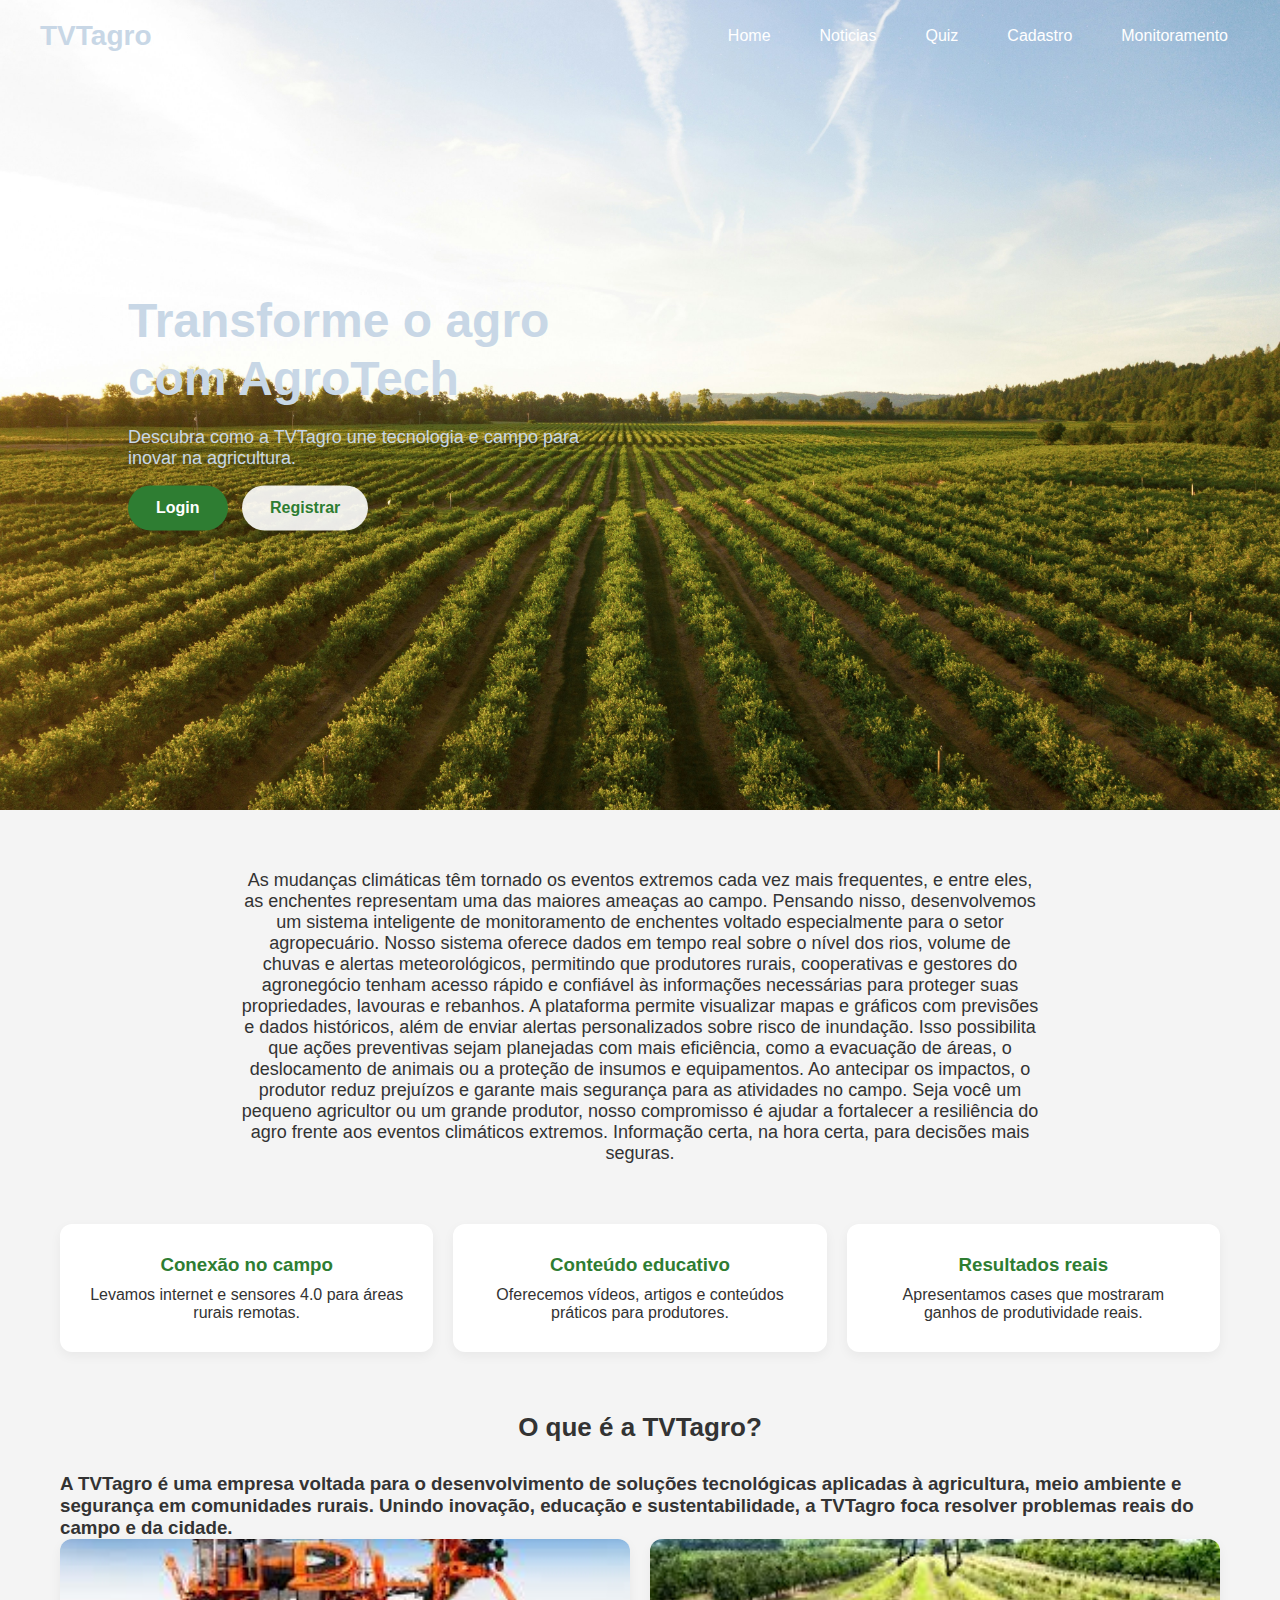
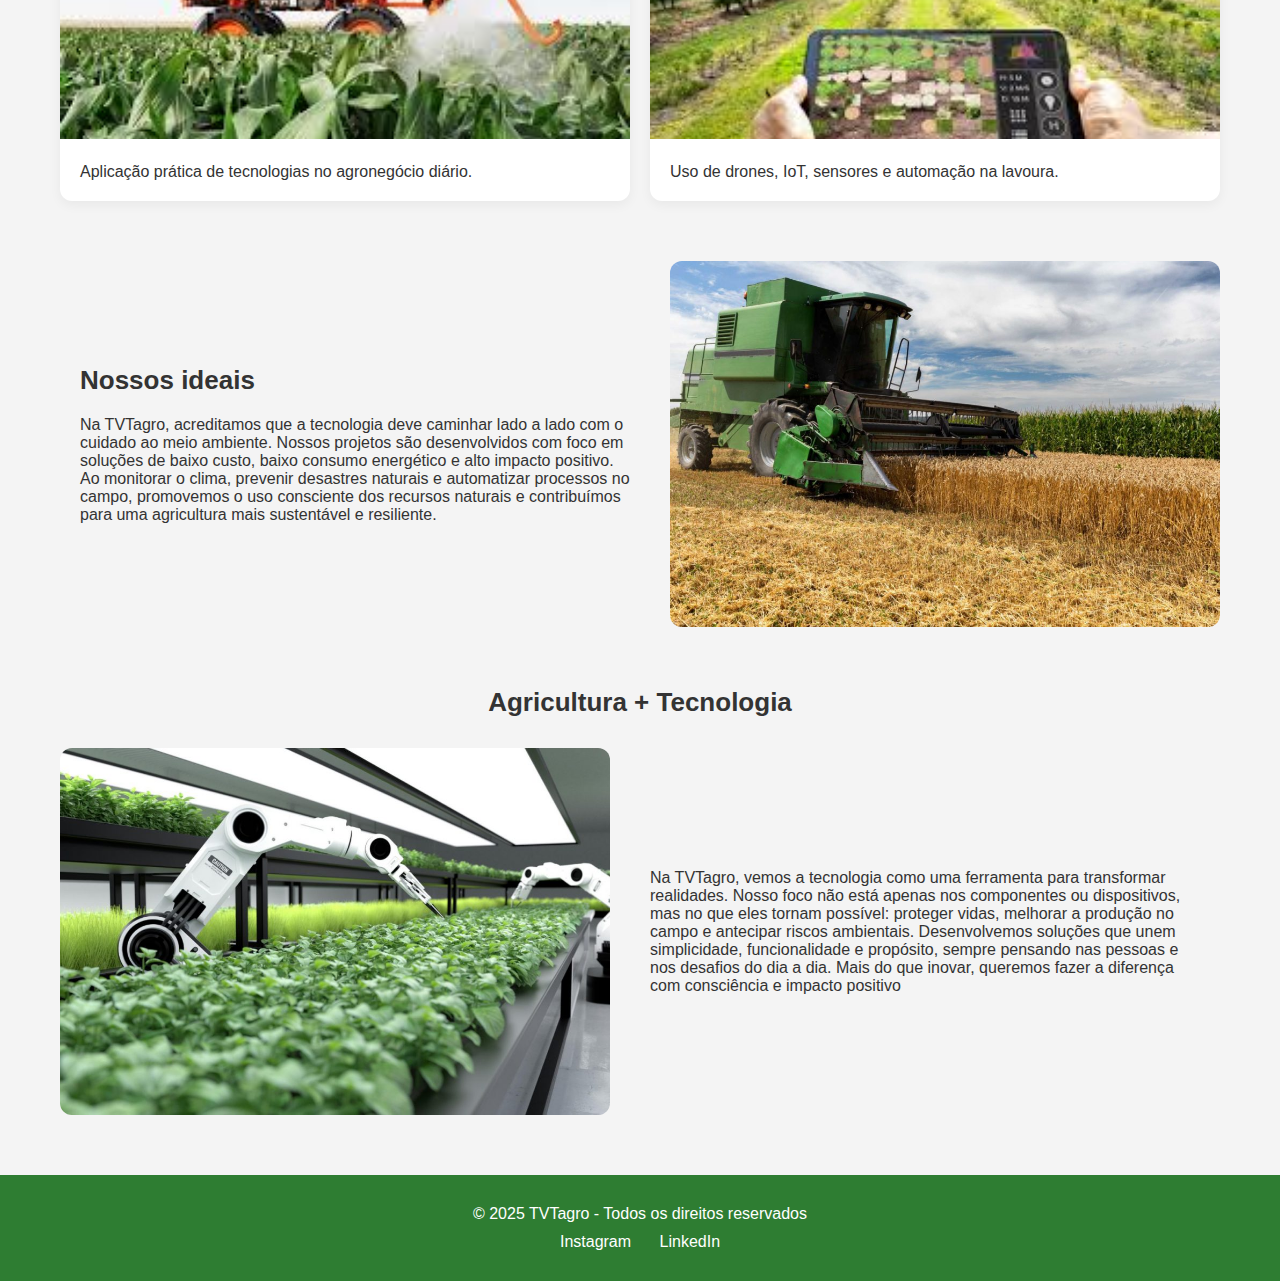
<file: index.html>
<!DOCTYPE html>
<html lang="pt-br">
<head>
  <meta charset="UTF-8" />
  <meta name="viewport" content="width=device-width, initial-scale=1.0"/>
  <title>TVTagro - Início</title>
  <link rel="stylesheet" href="./src/css/estilo.css" />
</head>
<body>

  <!-- HEADER / BANNER -->
  <header class="hero">
    <nav class="navbar">
      <div class="logo">TVTagro</div>
      <ul class="nav-links">
        <li><a href="./index.html">Home</a></li>
        <li><a href="./src/pages/infos.html">Noticias</a></li>
        <li><a href="./src/pages/Quiz.html">Quiz</a></li>
        <li><a href="./src/pages/cadastro.html">Cadastro</a></li>
          <li><a href="./src/pages/monitoramento.html">Monitoramento</a></li>
      </ul>
    </nav>
    <div class="hamburguer" id="hamburguer">
        <span class="barra"></span>
        <span class="barra"></span>
        <span class="barra"></span>
    </div>
    <div class="hero-content">
      <h1>Transforme o agro com AgroTech</h1>
      <p>Descubra como a TVTagro une tecnologia e campo para inovar na agricultura.</p>
      <div class="btn-group">
        <a href="login.html" class="btn">Login</a>
        <a href="register.html" class="btn secondary">Registrar</a>
      </div>
    </div>
  </header>

  <!-- INTRO -->
  <section class="intro">
    <p>    As mudanças climáticas têm tornado os eventos extremos cada vez mais frequentes, e entre eles, as enchentes representam uma das maiores ameaças ao campo. Pensando nisso, desenvolvemos um sistema inteligente de monitoramento de enchentes voltado especialmente para o setor agropecuário.
    Nosso sistema oferece dados em tempo real sobre o nível dos rios, volume de chuvas e alertas meteorológicos, permitindo que produtores rurais, cooperativas e gestores do agronegócio tenham acesso rápido e confiável às informações necessárias para proteger suas propriedades, lavouras e rebanhos.
    A plataforma permite visualizar mapas e gráficos com previsões e dados históricos, além de enviar alertas personalizados sobre risco de inundação. Isso possibilita que ações preventivas sejam planejadas com mais eficiência, como a evacuação de áreas, o deslocamento de animais ou a proteção de insumos e equipamentos. Ao antecipar os impactos, o produtor reduz prejuízos e garante mais segurança para as atividades no campo.
    Seja você um pequeno agricultor ou um grande produtor, nosso compromisso é ajudar a fortalecer a resiliência do agro frente aos eventos climáticos extremos. Informação certa, na hora certa, para decisões mais seguras.</p>
  </section>

  <!-- CARDS: O que fazemos -->
  <section class="cards">
    <div class="card">
      <h3>Conexão no campo</h3>
      <p>Levamos internet e sensores 4.0 para áreas rurais remotas.</p>
    </div>
    <div class="card">
      <h3>Conteúdo educativo</h3>
      <p>Oferecemos vídeos, artigos e conteúdos práticos para produtores.</p>
    </div>
    <div class="card">
      <h3>Resultados reais</h3>
      <p>Apresentamos cases que mostraram ganhos de produtividade reais.</p>
    </div>
  </section>

  <!-- SOBRE / O que é a TVTagro -->
  <section class="sobre">
    <h2>O que é a TVTagro?</h2>
    <h3>A TVTagro é uma empresa voltada para o desenvolvimento de soluções tecnológicas aplicadas à agricultura, meio ambiente e segurança em comunidades rurais. Unindo inovação, educação e sustentabilidade, a TVTagro foca  resolver problemas reais do campo e da cidade.</h3>
    
    <div class="sobre-grid">
      <div class="sobre-item">
        <!--Colocar imagem-->
        <img src="./src/assets/maquinas.jpg" alt="Aplicação no campo">
        <p>Aplicação prática de tecnologias no agronegócio diário.</p>
      </div>
      <div class="sobre-item">
        <!--Colocar imagem-->
        <img src="./src/assets/drones.jpg" alt="Tecnologia">
        <p>Uso de drones, IoT, sensores e automação na lavoura.</p>
      </div>
    </div>
  </section>

  <!-- DESTAQUE / Missão Verde -->
  <section class="destaque">
    <div class="destaque-texto">
      <h2>Nossos ideais</h2>
      <p>Na TVTagro, acreditamos que a tecnologia deve caminhar lado a lado com o cuidado ao meio ambiente. Nossos projetos são desenvolvidos com foco em soluções de baixo custo, baixo consumo energético e alto impacto positivo. Ao monitorar o clima, prevenir desastres naturais e automatizar processos no campo, promovemos o uso consciente dos recursos naturais e contribuímos para uma agricultura mais sustentável e resiliente.</p>
    </div>
    <!--Colocar imagem-->
    <img src="./src/assets/colheita.jpg" alt="Colheita no campo">
  </section>

  <!-- AGRICULTURA + TECNOLOGIA -->
  <section class="tecnologia">
    <h2>Agricultura + Tecnologia</h2>
    <div class="tecnologia-content">
      <!--Colocar imagem-->
      <img src="./src/assets/tecnologia.jpg" alt="Plantação tecnológica">
      <p>Na TVTagro, vemos a tecnologia como uma ferramenta para transformar realidades. Nosso foco não está apenas nos componentes ou dispositivos, mas no que eles tornam possível: proteger vidas, melhorar a produção no campo e antecipar riscos ambientais. Desenvolvemos soluções que unem simplicidade, funcionalidade e propósito, sempre pensando nas pessoas e nos desafios do dia a dia. Mais do que inovar, queremos fazer a diferença com consciência e impacto positivo</p>
    </div>
  </section>

  <!-- RODAPÉ -->
  <footer>
    <p>© 2025 TVTagro - Todos os direitos reservados</p>
    <div class="social">
      <a href="#">Instagram</a>
      <a href="#">LinkedIn</a>
    </div>
  </footer>
 <script src="./src/js/script.js"></script>
</body>
</html>
</file>
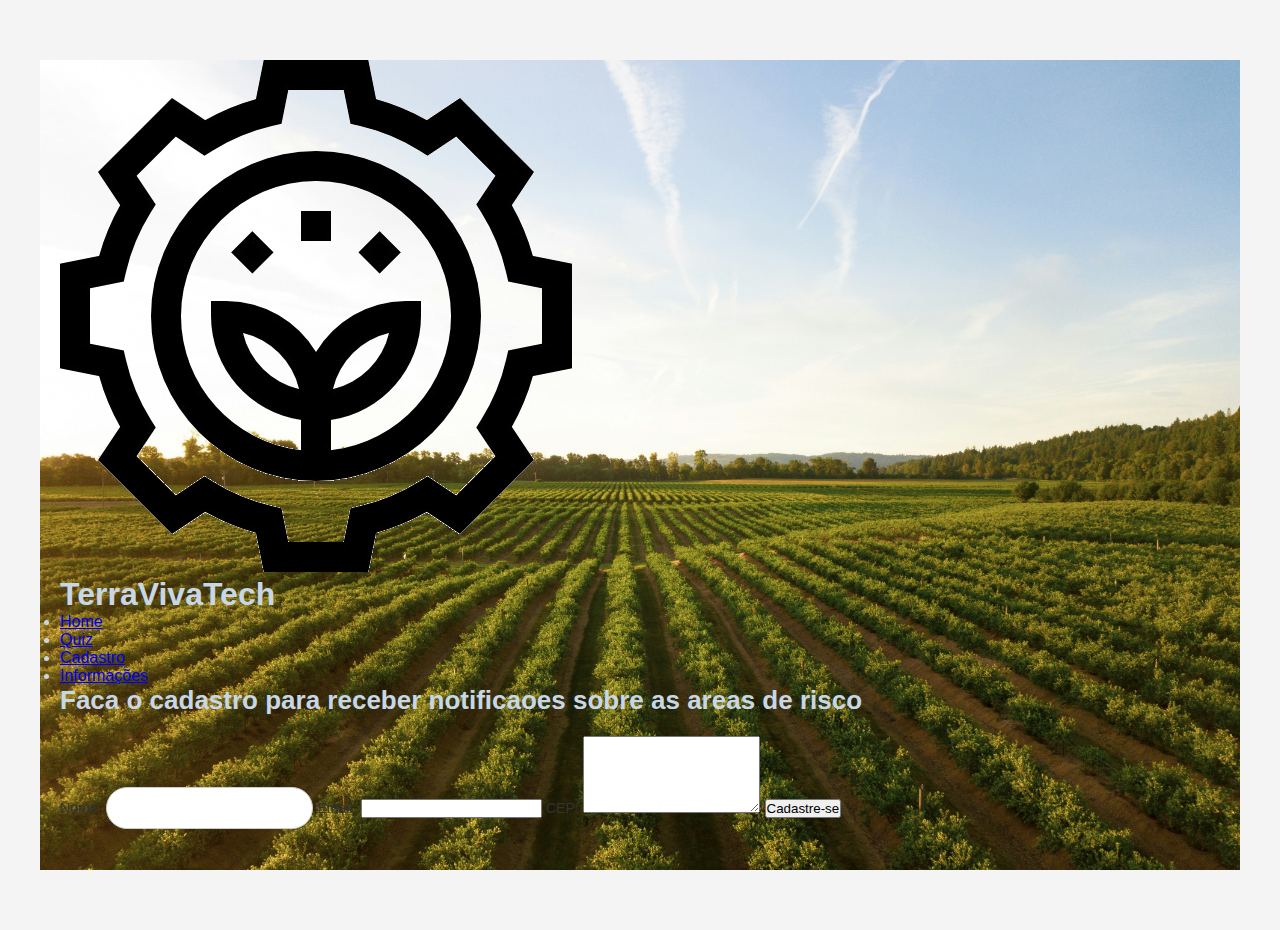
<file: src/pages/cadastro.html>
<!DOCTYPE html>
<html lang="pt-br">
<head>
  <meta charset="UTF-8" />
  <meta name="viewport" content="width=device-width, initial-scale=1.0" />
  <title>Terra Viva Tech</title>
  <link rel="icon" href="./src/assets/icon_transparente.png" />
  <link rel="stylesheet" href="../css/estilo.css" />
</head>
<body>
  <section class="hero">
<header>
  <div class="header-content">
    <div class="logo-container">
      <img src="../assets/icon_transparente.png" alt="Logo TerraVivaTech" class="logo" />
      <h1><span>TerraViva</span>Tech</h1>
    </div>

    <nav class="header-menu">
      <ul>
        <li><a href="../../index.html">Home</a></li>
        <li><a href="./src/pages/quiz.html">Quiz</a></li>
        <li><a href="./src/pages/cadastro.html">Cadastro</a></li>
        <li><a href="./src/pages/infos.html">Informações</a></li>
      </ul>
    </nav>

    <div class="hamburguer">
      <span class="barra"></span>
      <span class="barra"></span>
      <span class="barra"></span>
    </div>
    
    <div class="formulario-cadastro">
  <h2>Faca o cadastro para receber notificaoes sobre as areas de risco</h2>
  <form id="cadastroForm">
    <label for="nome">Nome:</label>
    <input type="text" id="nome" name="nome" required>

    <label for="email">Email:</label>
    <input type="email" id="email" name="email" required>

    <label for="mensagem">CEP:</label>
    <textarea id="mensagem" name="mensagem" rows="5" required></textarea>

    <button type="submit">Cadastre-se</button>
  </form>
  <p id="mensagemStatus"></p>
</div>

  </div>
</header>
</file>
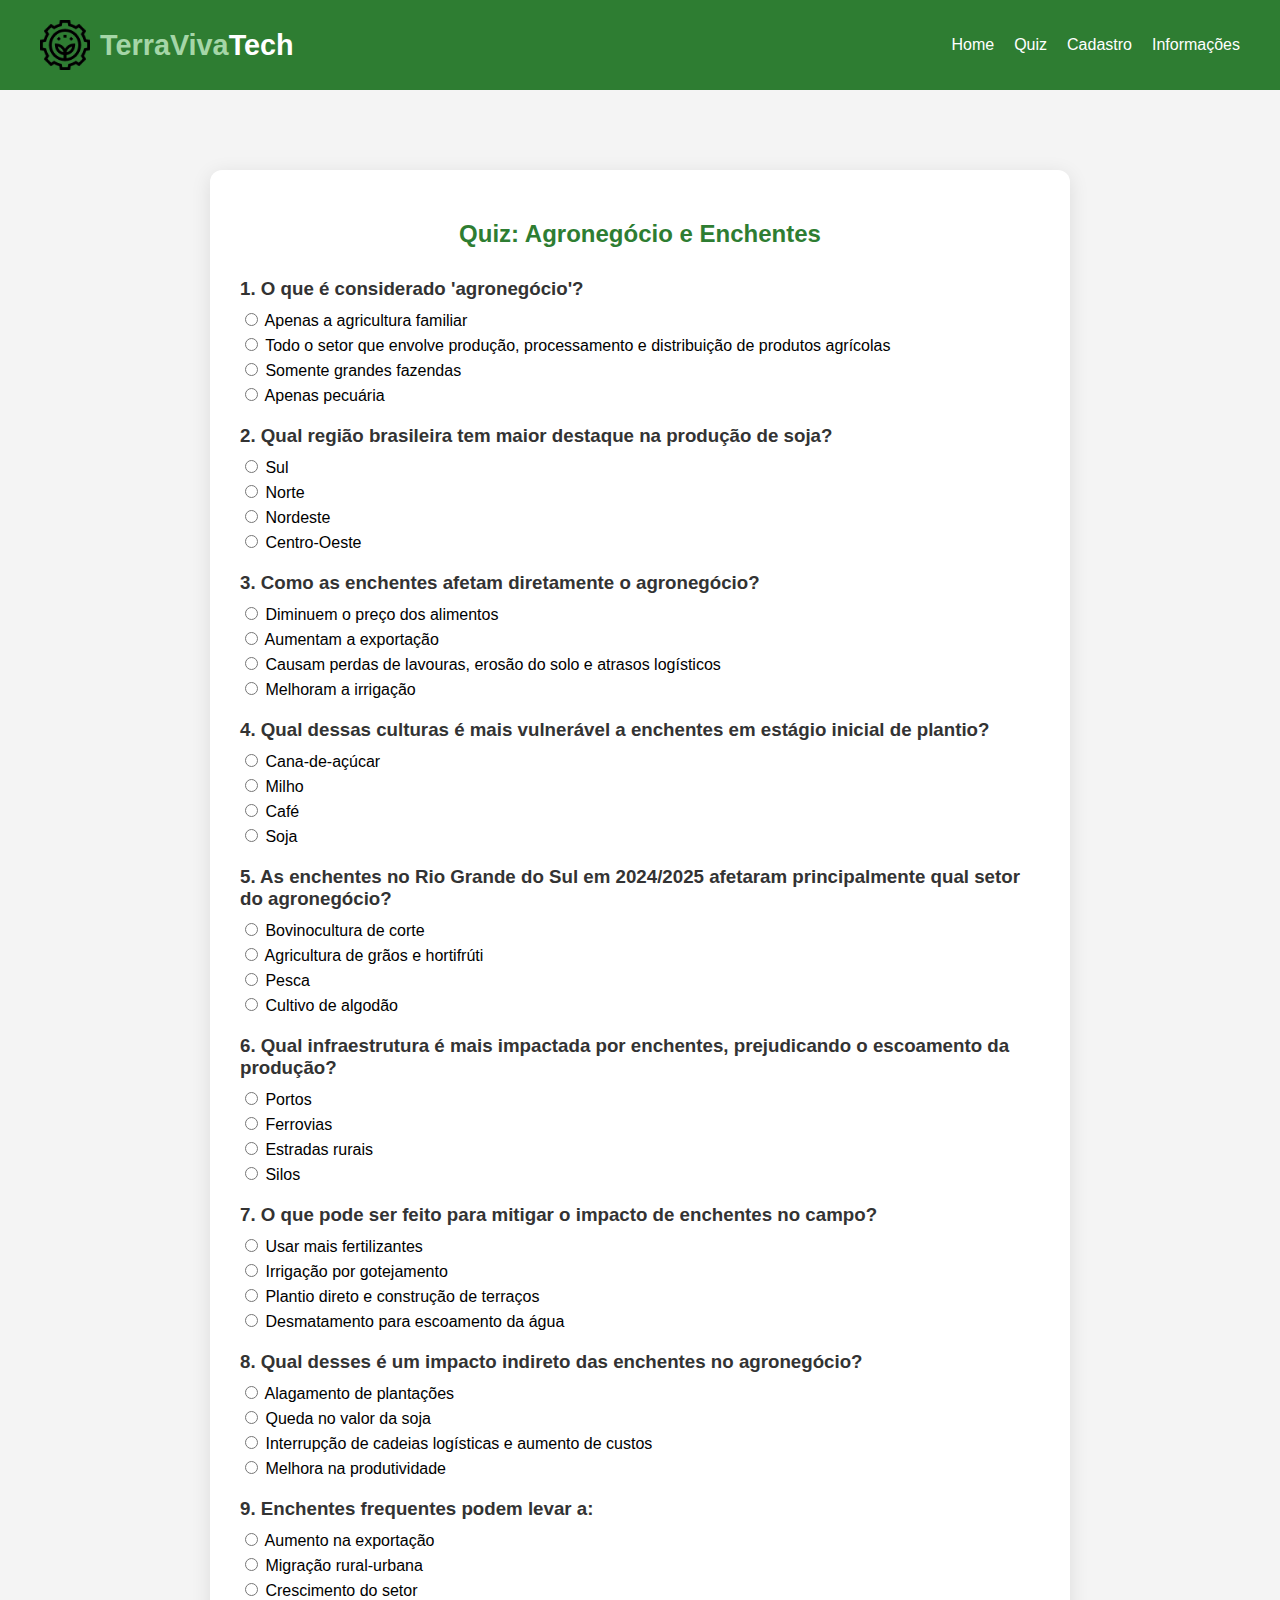
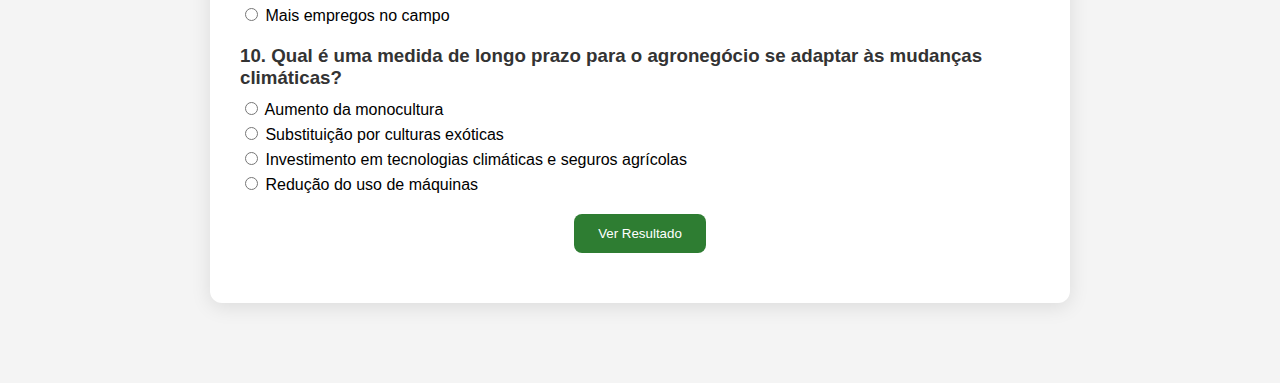
<file: src/pages/Quiz.html>
<!DOCTYPE html>
<html lang="pt-br">
<head>
  <meta charset="UTF-8" />
  <meta name="viewport" content="width=device-width, initial-scale=1.0" />
  <title>Quiz Agronegócio</title>
  <link rel="stylesheet" href="../css/quiz.css" />
</head>
<body>
  <header class="main-header">
    <div class="header-content">
      <div class="logo-container">
        <img src="../assets/icon_transparente.png" alt="Logo TerraVivaTech" class="logo" />
        <h1><span>TerraViva</span>Tech</h1>
      </div>

      <nav class="header-menu" id="nav-menu">
        <ul>
          <li><a href="../../index.html">Home</a></li>
          <li><a href="./quiz.html">Quiz</a></li>
          <li><a href="./cadastro.html">Cadastro</a></li>
          <li><a href="./infos.html">Informações</a></li>
        </ul>
      </nav>

      <div class="hamburguer" id="hamburguer">
        <span class="barra"></span>
        <span class="barra"></span>
        <span class="barra"></span>
      </div>
    </div>
  </header>

  <main class="quiz-container">
    <h2>Quiz: Agronegócio e Enchentes</h2>
    <div id="quiz"></div>
    <button id="verResultado">Ver Resultado</button>
    <p id="resultadoFinal"></p>
  </main>

  <script src="../js/quiz.js"></script>
</body>
</html>
</file>
<file: src/css/estilo.css>
* {
  margin: 0; padding: 0;
  box-sizing: border-box;
  font-family: 'Segoe UI', sans-serif;
}

body { background: #f5f5f5; color: #333; }

/* HEADER */
.hero {
  position: relative;
  background: url('../assets/imagen_home.jpg') center/cover no-repeat;
  height: 90vh;
  color:rgb(200, 215, 230);
}

.navbar {
  display: flex;
  justify-content: space-between;
  align-items: center;
  padding: 20px 40px;
  position: absolute; top: 0; width: 100%;
}

.logo { font-size: 28px; font-weight: bold; }

.nav-links { list-style: none; display: flex; gap: 25px; }

.nav-links a {
  color: white;
  text-decoration: none;
  font-weight: 500;
  padding: 6px 12px;
  border-radius: 20px;
  transition: background 0.3s;
}

.nav-links a:hover { background: rgba(255,255,255,0.2); }

.hero-content {
  position: absolute;
  top: 50%; left: 10%;
  transform: translateY(-50%);
  max-width: 500px;
}

.hero-content h1 { font-size: 48px; margin-bottom: 20px; line-height: 1.2; }

.hero-content p { font-size: 18px; margin-bottom: 30px; }

.btn-group .btn {
  text-decoration: none;
  padding: 14px 28px;
  margin-right: 10px;
  background: #2e7d32;
  color: white;
  border-radius: 25px;
  font-weight: bold;
  transition: 0.3s;
}

.btn.secondary {
  background: rgba(255,255,255,0.9);
  color: #2e7d32;
}

.btn:hover { opacity: 0.85; }
/* HAMBURGUER */
.hamburguer {
  display: none;
  flex-direction: column;
  justify-content: center;
  align-items: center;
  gap: 5px;
  width: 30px;
  height: 30px;
  cursor: pointer;
  position: relative;
  z-index: 1001;
}

.hamburguer .barra {
  width: 25px;
  height: 3px;
  background-color: white;
  border-radius: 2px;
  transition: transform 0.5s ease, opacity 0.5s ease;
  position: relative;
}

/* Ícone Hamburguer vira X */
.hamburguer.ativo .barra:nth-child(1) {
  transform: rotate(45deg) translate(5px, 5px);
}

.hamburguer.ativo .barra:nth-child(2) {
  opacity: 0;
}

.hamburguer.ativo .barra:nth-child(3) {
  transform: rotate(-45deg) translate(5px, -5px);
}

/* Estilo para o link ativo */
.header-menu a.active {
  color: #ffffff;
  background-color: #388e3c;
  padding: 6px 12px;
  border-radius: 8px;
  transition: background-color 0.3s;
}

/* RESPONSIVO */
@media (max-width: 768px) {
  .header-menu {
    display: none;
    width: 100%;
    position: absolute;
    top: 70px;
    left: 0;
    background-color: #2e7d32;
    opacity: 0;
    transform: translateY(-30px);
    pointer-events: none;
  }

  .header-menu.ativo {
    display: flex;
    animation: slideDown 0.5s ease forwards;
    pointer-events: auto;
  }

  .header-menu ul {
    flex-direction: column;
    padding: 20px 0;
    gap: 15px;
    align-items: center;
    margin: 0;
  }
   @keyframes slideDown {
    from {
      opacity: 0;
      transform: translateY(-30px);
    }
    to {
      opacity: 1;
      transform: translateY(0);
    }
  }
 

.header-menu.animando-saida {
  animation: slideUp 0.5s ease forwards;
}

  .hamburguer {
    display: flex;
  }
}
/* INTRO + CARDS */
section { max-width: 1200px; margin: 60px auto; padding: 0 20px; }

.intro p {
  font-size: 18px;
  text-align: center;
  max-width: 800px;
  margin: 0 auto;
}

.cards {
  display: flex;
  justify-content: space-between;
  margin-top: 40px;
  gap: 20px;
}

.card {
  background: white;
  flex: 1;
  padding: 30px;
  border-radius: 12px;
  text-align: center;
  box-shadow: 0 4px 12px rgba(0,0,0,0.05);
}

.card h3 { margin-bottom: 10px; color: #2e7d32; }

/* SOBRE */
.sobre h2 { text-align: center; margin-bottom: 30px; }

.sobre-grid {
  display: flex;
  gap: 20px;
  flex-wrap: wrap;
}

.sobre-item {
  flex: 1;
  min-width: 280px;
  background: white;
  border-radius: 12px;
  overflow: hidden;
  box-shadow: 0 4px 12px rgba(0,0,0,0.05);
}

.sobre-item img { width: 100%; height: 200px; object-fit: cover; }

.sobre-item p { padding: 20px; }

/* DESTAQUE */
.destaque {
  display: flex;
  align-items: center;
  gap: 20px;
  flex-wrap: wrap-reverse;
  margin-top: 60px;
}

.destaque img {
  flex: 1;
  min-width: 300px;
  border-radius: 12px;
  object-fit: cover;
}

.destaque-texto {
  flex: 1;
  padding: 20px;
}

/* TECNOLOGIA */
.tecnologia h2 { text-align: center; margin-bottom: 30px; }

.tecnologia-content {
  display: flex;
  align-items: center;
  gap: 20px;
  flex-wrap: wrap-reverse;
}

.tecnologia-content img {
  flex: 1;
  min-width: 300px;
  border-radius: 12px;
  object-fit: cover;
}

.tecnologia-content p { flex: 1; padding: 20px; font-size: 16px; }

/* RODAPÉ */
footer {
  background: #2e7d32;
  color: white;
  text-align: center;
  padding: 30px 10px;
}

footer .social {
  margin-top: 10px;
}

footer .social a {
  color: white;
  margin: 0 12px;
  text-decoration: none;
  font-weight: 500;
}

/* RESPONSIVO */
@media(max-width: 900px) {
  .cards { flex-direction: column; }
  .sobre-grid, .destaque, .tecnologia-content { flex-direction: column; }
  .hero-content { left: 5%; right: 5%; }
}

* {
  margin: 0; padding: 0;
  box-sizing: border-box;
  font-family: 'Segoe UI', sans-serif;
}

body {
  background: #f4f4f4;
}

.container {
  display: flex;
  min-height: 100vh;
}

.left-panel {
  flex: 1;
  background: #ccc;
  overflow: hidden;
  display: flex;
  align-items: center;
  justify-content: center;
}

.left-panel img {
  width: 100%;
  height: 100%;
  object-fit: cover;
  border-top-left-radius: 30px;
  border-bottom-left-radius: 30px;
}

.right-panel {
  flex: 1;
  background: #fff;
  padding: 60px 40px;
  display: flex;
  flex-direction: column;
  justify-content: center;
  position: relative;
  border-top-right-radius: 30px;
  border-bottom-right-radius: 30px;
}

.top-nav {
  position: absolute;
  top: 20px;
  right: 30px;
}

.home-link {
  text-decoration: none;
  color: #2e7d32;
  font-weight: bold;
  font-size: 14px;
}

h2 {
  font-size: 26px;
  margin-bottom: 20px;
}

.btn-toggle {
  display: flex;
  gap: 12px;
  margin-bottom: 20px;
}

.btn-toggle button {
  padding: 10px 30px;
  border: none;
  border-radius: 25px;
  font-weight: bold;
  cursor: pointer;
  background: #e0e0e0;
}

.btn-toggle .active {
  background: #2e7d32;
  color: white;
}

.subtitle {
  font-size: 15px;
  color: #555;
  margin-bottom: 30px;
  max-width: 300px;
}

.login-form {
  display: flex;
  flex-direction: column;
  gap: 15px;
}

label {
  font-size: 14px;
  color: #333;
}

input[type="text"],
input[type="password"] {
  padding: 12px;
  border: 1px solid #ccc;
  border-radius: 25px;
  outline: none;
  font-size: 14px;
  transition: border 0.2s;
}

input:focus {
  border-color: #2e7d32;
}

.password-field {
  position: relative;
}

.toggle-password {
  position: absolute;
  right: 15px;
  top: 50%;
  transform: translateY(-50%);
  cursor: pointer;
  font-size: 18px;
}

.form-options {
  display: flex;
  justify-content: space-between;
  align-items: center;
  font-size: 13px;
  margin-top: 5px;
}

.login-btn {
  margin-top: 20px;
  padding: 14px;
  background: #2e7d32;
  border: none;
  color: white;
  border-radius: 25px;
  font-weight: bold;
  cursor: pointer;
  font-size: 16px;
  transition: background 0.3s;
}

.login-btn:hover {
  background: #256628;
}
</file>
<file: src/css/quiz.css>
/* HEADER */
.main-header {
  background-color: #2e7d32;
  padding: 20px;
  color: white;
  position: sticky;
  top: 0;
  z-index: 999;
}

.header-content {
  max-width: 1200px;
  margin: 0 auto;
  display: flex;
  justify-content: space-between;
  align-items: center;
  flex-wrap: wrap;
}

.logo-container {
  display: flex;
  align-items: center;
  gap: 10px;
}

.logo-container img {
  width: 50px;
}

.logo-container h1 {
  font-size: 1.8rem;
  margin: 0;
}

.logo-container span {
  color: #a5d6a7;
}

.header-menu ul {
  list-style: none;
  display: flex;
  gap: 20px;
  padding: 0;
  margin: 0;
}

.header-menu a {
  color: white;
  text-decoration: none;
  font-weight: 500;
  transition: color 0.3s;
}

.header-menu a:hover {
  color: #c8e6c9;
}

/* HAMBURGUER */
.hamburguer {
  display: none;
  flex-direction: column;
  justify-content: center;
  align-items: center;
  gap: 5px;
  width: 30px;
  height: 30px;
  cursor: pointer;
  position: relative;
  z-index: 1001;
}

.hamburguer .barra {
  width: 25px;
  height: 3px;
  background-color: white;
  border-radius: 2px;
  transition: transform 0.5s ease, opacity 0.5s ease;
  position: relative;
}

/* Ícone Hamburguer vira X */
.hamburguer.ativo .barra:nth-child(1) {
  transform: rotate(45deg) translate(5px, 5px);
}

.hamburguer.ativo .barra:nth-child(2) {
  opacity: 0;
}

.hamburguer.ativo .barra:nth-child(3) {
  transform: rotate(-45deg) translate(5px, -5px);
}

/* Estilo para o link ativo */
.header-menu a.active {
  color: #ffffff;
  background-color: #388e3c;
  padding: 6px 12px;
  border-radius: 8px;
  transition: background-color 0.3s;
}

/* RESPONSIVO */
@media (max-width: 768px) {
  .header-menu {
    display: none;
    width: 100%;
    position: absolute;
    top: 70px;
    left: 0;
    background-color: #2e7d32;
    opacity: 0;
    transform: translateY(-30px);
    pointer-events: none;
  }

  .header-menu.ativo {
    display: flex;
    animation: slideDown 0.5s ease forwards;
    pointer-events: auto;
  }

  .header-menu ul {
    flex-direction: column;
    padding: 20px 0;
    gap: 15px;
    align-items: center;
    margin: 0;
  }
   @keyframes slideDown {
    from {
      opacity: 0;
      transform: translateY(-30px);
    }
    to {
      opacity: 1;
      transform: translateY(0);
    }
  }
 

.header-menu.animando-saida {
  animation: slideUp 0.5s ease forwards;
}

  .hamburguer {
    display: flex;
  }
}
body {
  font-family: Arial, sans-serif;
  margin: 0;
  background-color: #f4f4f4;
}

.quiz-container {
  max-width: 800px;
  margin: 80px auto;
  background: #ffffff;
  padding: 30px;
  border-radius: 12px;
  box-shadow: 0 4px 20px rgba(0, 0, 0, 0.1);
}

.quiz-container h2 {
  text-align: center;
  margin-bottom: 30px;
  color: #2e7d32;
}

.pergunta {
  margin-bottom: 20px;
}

.pergunta h3 {
  margin: 0 0 10px;
  color: #333;
}

.pergunta label {
  display: block;
  margin: 5px 0;
  cursor: pointer;
}

#verResultado {
  background-color: #2e7d32;
  color: white;
  border: none;
  padding: 12px 24px;
  border-radius: 8px;
  cursor: pointer;
  display: block;
  margin: 20px auto;
}

#verResultado:hover {
  background-color: #388e3c;
}

#resultadoFinal {
  text-align: center;
  font-size: 18px;
  font-weight: bold;
  color: #2e7d32;
}
label.opcao.correta {
  background-color: #c8e6c9;
  border-left: 4px solid #2e7d32;
  padding-left: 8px;
  border-radius: 4px;
}

label.opcao.errada {
  background-color: #ffcdd2;
  border-left: 4px solid #d32f2f;
  padding-left: 8px;
  border-radius: 4px;
}

/* RODAPÉ */
footer {
  background: #2e7d32;
  color: white;
  text-align: center;
  padding: 30px 10px;
}

footer .social {
  margin-top: 10px;
}

footer .social a {
  color: white;
  margin: 0 12px;
  text-decoration: none;
  font-weight: 500;
}
</file>
